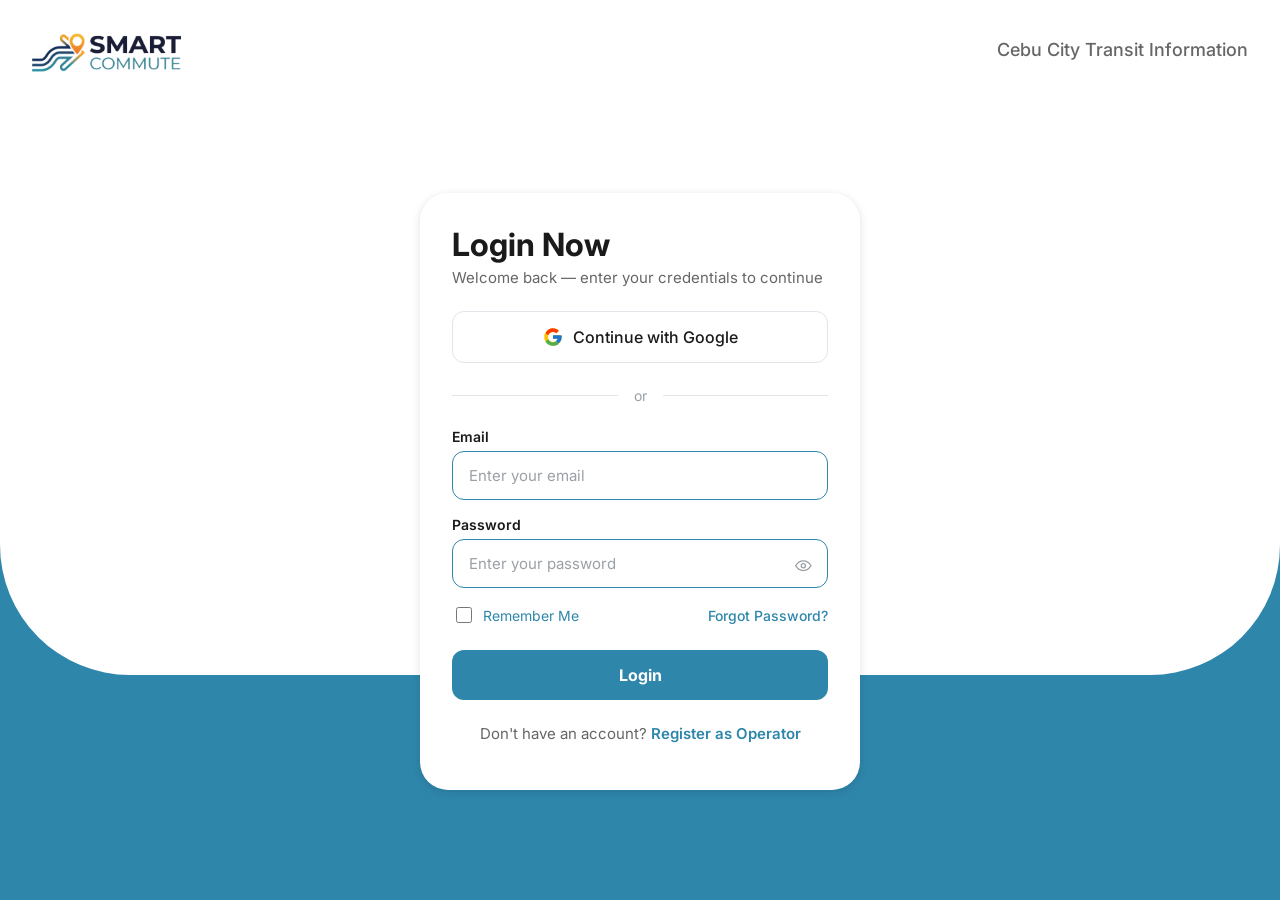
<file: web_portal/index.html>
<!DOCTYPE html>
<html lang="en">
<head>
  <meta charset="UTF-8" />
  <meta name="viewport" content="width=device-width, initial-scale=1.0" />
  <meta http-equiv="Content-Security-Policy" content="default-src 'self'; script-src 'self' https://unpkg.com/leaflet@1.9.4/ https://unpkg.com/esp-web-tools@10.2.1/ https://cdnjs.cloudflare.com/ajax/libs/qrcodejs/1.0.0/ https://accounts.google.com/gsi/client; style-src 'self' 'unsafe-inline' https://unpkg.com/leaflet@1.9.4/ https://accounts.google.com/gsi/style; img-src 'self' data: blob: https://*.tile.openstreetmap.org https://unpkg.com/leaflet@1.9.4/ https://*.googleusercontent.com; font-src 'self'; connect-src 'self' https://smart-commute-backend.onrender.com wss://smart-commute-backend.onrender.com http://localhost:8000 ws://localhost:8000 https://nominatim.openstreetmap.org https://router.project-osrm.org https://accounts.google.com/gsi/ https://unpkg.com; frame-src https://accounts.google.com/gsi/; worker-src 'self' blob:; object-src 'none'; base-uri 'self'; form-action 'self'" />
  <title>Smart Commute — Web Portal</title>
  <link rel="icon" type="image/png" href="assets/icons/smartcommute-favicon.png" />
  <link rel="apple-touch-icon" href="assets/icons/apple-touch-icon.png" />

  <link rel="stylesheet" href="css/theme.css" />
  <link rel="stylesheet" href="css/components.css" />
  <link rel="stylesheet" href="css/layout.css" />
  <link rel="stylesheet" href="css/modal.css" />
</head>
<body>
  <!-- The mock router (js/router.js) renders the current screen into here. -->
  <div id="app"></div>

  <!-- Constants + auth mocks — never inlined in index.html -->
  <script src="js/config.js"></script>
  <script src="js/constants/icons.js"></script>
  <script src="js/services/session.js"></script>
  <script src="js/services/apiClient.js"></script>
  <script src="js/services/googleAuth.js"></script>
  <script src="js/services/authModule.js"></script>

  <!-- Reusable builders first -->
  <script src="js/components.js"></script>
  <script src="js/router.js"></script>
  <script src="js/modal.js"></script>
  <script src="js/legal.js"></script>
  <script src="js/operatorProfileRules.js"></script>
  <script src="js/passwordRule.js"></script>

  <!-- Each view file self-registers with Router.register(...) when loaded.
       Forgot Password + Verify OTP are a popup (js/modal.js), not routes —
       see js/views/authPopup.js, opened from login.js. -->
  <script src="js/views/login.js"></script>
  <script src="js/views/register.js"></script>
  <script src="js/views/authPopup.js"></script>

  <!-- Shared helpers + Router.start() — must load last -->
  <script src="js/main.js"></script>
</body>
</html>
</file>
<file: web_portal/css/theme.css>
/* css/theme.css
 *
 * Visual Style Guide (§E1), ported to CSS custom properties.
 * Source: SmartCommute_System_Layout.docx §E1 (config/theme_config.dart + css/main.css)
 *
 * This is the single source of truth for color / type / radius / spacing /
 * shadow tokens across the web portal. Component and layout CSS should
 * reference var(--...) here rather than hard-coding values.
 */

@font-face {
  font-family: 'Inter';
  src: url('../assets/fonts/InterVariable.ttf') format('truetype-variations');
  font-weight: 100 900; /* variable font: one file covers every weight we use */
  font-style: normal;
  font-display: swap;
}

:root {
  /* --- Color tokens ---
     Pixel-sampled directly from Web_Login.png / Web_Forgot_Password.png /
     Web_Enter_OTP.png / Web_Error.png / the source logo file — not eyeballed,
     not carried over from the §E1 doc token guesses (which were off). */
  --color-primary: #1A3C6E;      /* Deep Navy — Visual Style Guide */
  --color-secondary: #2E86AB;    /* Teal Blue — Visual Style Guide */
  --color-accent: #F5A623;       /* Amber — Visual Style Guide */
  --color-success: #27AE60;      /* Not present in these 4 screens; kept from §E1 doc pending a real sample */
  --color-error: #D72F33;        /* Sampled from Web_Error.png error text */
  --color-error-bg: #FEE2E1;     /* Sampled from Web_Error.png error banner background */

  --color-bg-ice-blue: #EBF4FA;
  --color-bg-white: #FFFFFF;
  --color-bg-page-gray: #CFCFCF; /* Sampled from the Forgot Password / Verify OTP panel background */

  --color-text-primary: #1A1A1A;   /* Sampled from "Login Now" / "Register Now" titles */
  --color-text-secondary: #666666; /* Sampled from subtitle + tagline text (avg of #6B6A6A / #5C5C5C) */
  --color-border: var(--color-secondary);

  /* --- Typography (E1: Font (Web) = Inter, 400/600/700) --- */
  --font-family: 'Inter', -apple-system, BlinkMacSystemFont, 'Segoe UI', sans-serif;

  /* --- Radius tokens ---
     NOTE: documented spec says 12px cards / 8px buttons / 24px chips, but the
     finalized Web_* mockups render a larger card radius (~28px) and a
     moderate (not full-pill) button radius (~12px) — this file follows the
     mockups; flag to the team so §E1 can be reconciled either direction. */
  --radius-card: 28px;
  --radius-button: 12px;
  --radius-chip: 24px;

  /* --- Spacing (8px grid) --- */
  --space-xs: 8px;
  --space-sm: 16px;
  --space-md: 24px;
  --space-lg: 32px;
  --space-xl: 48px;

  /* --- Elevation (E1: 0 2px 8px rgba(0,0,0,0.12)) --- */
  --shadow-card: 0 2px 8px rgba(0, 0, 0, 0.12);
}

* {
  box-sizing: border-box;
}

html, body {
  margin: 0;
  padding: 0;
  height: 100%;
  font-family: var(--font-family);
  color: var(--color-text-primary);
  background: var(--color-bg-white);
}

#app {
  min-height: 100vh;
}

a {
  color: var(--color-secondary);
  text-decoration: none;
}

a:hover {
  text-decoration: underline;
}

button {
  font-family: var(--font-family);
  cursor: pointer;
}

input {
  font-family: var(--font-family);
}
</file>
<file: web_portal/css/components.css>
/* css/components.css
 *
 * Reusable component styles for the auth screens. These are the web-portal
 * equivalent of the Flutter widget catalog (§E3), but scoped to what the
 * Login/Register/Forgot-Password/Verify-OTP screens actually need — the
 * official §E3 (11 widgets: VehicleMarker, RouteCard, ETAPanel, ...) and §E4
 * (12 Operator/Admin portal components: Fleet Map Panel, User Management
 * Table, ...) catalogs are both for screens outside this request's scope
 * (map/fleet/admin dashboards), so they aren't reproduced here — building
 * fake versions of e.g. VehicleMarker for a login page wouldn't mean
 * anything. What's below is param-only / stateless-by-default the same way
 * those widgets are: no fetch calls live inside any of these classes or the
 * JS builder functions in js/components.js.
 */

/* ---------- Brand header (logo + tagline) ---------- */

.brand-header {
  display: flex;
  align-items: center;
  justify-content: space-between;
  padding: var(--space-md) var(--space-lg);
}

.brand-header__lockup {
  display: flex;
  align-items: center;
  gap: 10px;
}

.brand-mark {
  width: 72px;
  height: 52px;
  display: block;
}

.brand-wordmark {
  display: flex;
  flex-direction: column;
  line-height: 0.95;
}

.brand-wordmark__smart {
  font-weight: 800;
  color: var(--color-primary);
  font-size: 22px;
  letter-spacing: 0.2px;
}

.brand-wordmark__commute {
  font-weight: 600;
  color: var(--color-secondary);
  font-size: 15px;
  letter-spacing: 0.6px;
}

/* Same size as the admin / operator sidebar logo (css/admin.css). Those
   pages scale everything with the screen (html.admin-root sets 1rem to
   clamp(12px, min(0.8333vw, 1.4815vh), 16px)), so this uses that same unit
   rather than this page's fixed 16px rem. The sidebar logo is 88% of the
   sidebar's inner width: 17.82 of those units, 14.96 at <= 1500px.
   The PNG has blank space around the artwork (~14% of its width above,
   ~17% below, ~9% at the left); negative margins trim it like the sidebar
   does, and line the artwork up with the page edge. */
.brand-header__logo {
  --admin-rem: clamp(12px, min(0.8333vw, 1.4815vh), 16px);
  --logo-width: calc(17.82 * var(--admin-rem));
  width: var(--logo-width);
  height: auto;
  display: block;
  margin: calc(var(--logo-width) * -0.09) 0 calc(var(--logo-width) * -0.15)
    calc(var(--logo-width) * -0.089);
}

@media (max-width: 1500px) {
  .brand-header__logo {
    --logo-width: calc(14.96 * var(--admin-rem));
  }
}

.brand-header__tagline {
  color: var(--color-text-secondary);
  font-size: 18px;
  font-weight: 500;
  text-align: right;
  max-width: 42%;
}

/* ---------- Card ---------- */

.auth-card {
  position: relative;
  z-index: 2;
  width: 100%;
  max-width: 440px;
  background: var(--color-bg-white);
  border-radius: var(--radius-card);
  box-shadow: var(--shadow-card);
  padding: var(--space-lg);
  margin: 0 auto;
}

.auth-card--register {
  max-width: 480px;
}

.google-g {
  width: 20px;
  height: 20px;
  display: block;
}

.sc-icon {
  display: inline-flex;
  width: 1.25em;
  height: 1.25em;
}

.sc-icon svg {
  width: 100%;
  height: 100%;
}

.google-account-chip {
  display: flex;
  align-items: center;
  gap: 12px;
  border: 1.5px solid #E1E4E8;
  border-radius: 14px;
  padding: 10px 14px;
  margin-bottom: var(--space-md);
}

.google-account-chip__text {
  display: flex;
  flex-direction: column;
  flex: 1;
  min-width: 0;
  text-align: left;
}

.google-account-chip__text span {
  font-size: 12px;
  color: var(--color-text-secondary);
}

.google-account-chip__text strong {
  font-size: 14px;
  color: var(--color-text-primary);
}

.modal-close {
  position: absolute;
  top: 16px;
  right: 16px;
  border: none;
  background: none;
  color: var(--color-secondary);
  padding: 4px;
  display: flex;
}

.modal-close .sc-icon {
  width: 22px;
  height: 22px;
}

.auth-card__title {
  font-size: 32px;
  font-weight: 700;
  margin: 0 0 4px;
  color: var(--color-text-primary);
}

.auth-card__subtitle {
  color: var(--color-text-secondary);
  font-size: 15px;
  margin: 0 0 var(--space-md);
}

/* Centered variant used by ForgotPassword / VerifyOtp (icon badge + heading) */
.auth-card--centered {
  text-align: center;
}

.popup-icon {
  width: 64px;
  height: 64px;
  color: var(--color-accent);
  display: flex;
  align-items: center;
  justify-content: center;
  margin: 0 auto var(--space-sm);
}

.popup-icon svg {
  width: 100%;
  height: 100%;
}

.popup-icon .sc-icon {
  width: 56px;
  height: 56px;
}

/* ---------- Inputs ---------- */

.field-group {
  margin-bottom: var(--space-sm);
  text-align: left;
}

.field-group__label {
  display: block;
  font-size: 14px;
  font-weight: 600;
  margin-bottom: 6px;
  color: var(--color-text-primary);
}

.field-group__input-wrap {
  position: relative;
}

.field-input {
  width: 100%;
  padding: 14px 16px;
  border: 1.5px solid var(--color-border);
  border-radius: var(--radius-button);
  font-size: 15px;
  color: var(--color-text-primary);
  background: var(--color-bg-white);
  outline: none;
  transition: border-color 0.15s ease;
}

.field-input:focus {
  border-color: var(--color-primary);
}

.field-input::placeholder {
  color: #9AA0A6;
}

.field-input--with-toggle {
  padding-right: 44px;
}

.field-toggle {
  position: absolute;
  right: 12px;
  top: 50%;
  transform: translateY(-50%);
  background: none;
  border: none;
  padding: 4px;
  color: #9AA0A6;
  display: flex;
}

.field-toggle svg {
  width: 20px;
  height: 20px;
}

/* Two-column row (First name / Last name) */
.field-row {
  display: flex;
  gap: var(--space-sm);
}

.field-row .field-group {
  flex: 1;
  min-width: 0;
}

/* ---------- Buttons ---------- */

.btn {
  display: flex;
  align-items: center;
  justify-content: center;
  gap: 10px;
  width: 100%;
  padding: 15px 20px;
  border-radius: var(--radius-button);
  font-size: 16px;
  font-weight: 700;
  border: none;
  transition: filter 0.15s ease;
}

.btn:hover {
  filter: brightness(0.95);
}

.btn-primary {
  background: var(--color-secondary);
  color: #fff;
}

.btn-outline {
  background: #fff;
  color: var(--color-text-secondary);
  border: 1.5px solid #E1E4E8;
  font-weight: 500;
}

.btn-google {
  background: #fff;
  border: 1.5px solid #E1E4E8;
  color: var(--color-text-primary);
  font-weight: 500;
}

/* Invisible Google (GIS) button stretched over .btn-google — see js/services/googleAuth.js */
.google-signin {
  position: relative;
}

.google-signin__overlay {
  position: absolute;
  top: 0;
  left: 0;
  width: 400px;
  height: 44px;
  overflow: hidden;
  opacity: 0;
  transform-origin: 0 0;
}

.google-signin:hover .btn-google {
  background: #F7F8FA;
}

.btn-google svg {
  width: 20px;
  height: 20px;
}

/* ---------- "or" divider ---------- */

.or-divider {
  display: flex;
  align-items: center;
  gap: var(--space-sm);
  margin: var(--space-md) 0;
  color: #9AA0A6;
  font-size: 14px;
}

.or-divider::before,
.or-divider::after {
  content: '';
  flex: 1;
  height: 1px;
  background: #E1E4E8;
}

/* ---------- Error banner ---------- */

.error-banner {
  display: flex;
  align-items: center;
  gap: 10px;
  background: var(--color-error-bg);
  color: var(--color-error);
  border-radius: var(--radius-button);
  padding: 12px 16px;
  font-size: 14px;
  margin: var(--space-sm) 0;
}

/* Higher specificity than `.error-banner` alone so the native `hidden`
   attribute (toggled via el.hidden = true/false in main.js) actually wins
   instead of being silently overridden by the display:flex above. */
.error-banner[hidden] {
  display: none;
}

.error-banner__text {
  flex: 1;
  min-width: 0;
  line-height: 1.4;
}

.error-banner .sc-icon {
  flex-shrink: 0;
}

.error-banner--success {
  background: #E8F5EE;
  color: #0F7A4D;
}

.error-banner svg {
  width: 18px;
  height: 18px;
  flex-shrink: 0;
}

/* ---------- Options row (Remember me / Forgot password) ---------- */

.options-row {
  display: flex;
  align-items: center;
  justify-content: space-between;
  margin-bottom: var(--space-md);
  font-size: 14px;
}

.checkbox-label {
  display: flex;
  align-items: center;
  gap: 8px;
  color: var(--color-secondary);
  cursor: pointer;
}

.checkbox-label input {
  width: 16px;
  height: 16px;
  accent-color: var(--color-secondary);
}

.link-inline {
  color: var(--color-secondary);
  font-weight: 500;
}

/* ---------- Bottom link row ("Don't have an account? Register") ---------- */

.bottom-link-row {
  text-align: center;
  margin-top: var(--space-md);
  color: var(--color-text-secondary);
  font-size: 15px;
}

.bottom-link-row a {
  font-weight: 600;
}

/* Stacked button group (e.g. Send OTP + Cancel, Verify OTP + Back) */
.btn-stack {
  display: flex;
  flex-direction: column;
  gap: var(--space-sm);
}

/* Utility */
.mt-sm { margin-top: var(--space-sm); }
.mt-md { margin-top: var(--space-md); }

/* ---------- Consent checkbox (Register + Complete your Profile) ---------- */

.consent-row {
  display: flex;
  align-items: flex-start;
  gap: 10px;
  margin: 4px 0 var(--space-md);
  color: var(--color-secondary);
  font-size: 14px;
  line-height: 1.45;
  text-align: left;
}

.consent-row input {
  flex-shrink: 0;
  width: 16px;
  height: 16px;
  margin: 2px 0 0;
  accent-color: var(--color-secondary);
  cursor: pointer;
}

.consent-row label {
  cursor: pointer;
}

.consent-link {
  border: none;
  background: none;
  padding: 0;
  font: inherit;
  font-weight: 700;
  color: var(--color-secondary);
  cursor: pointer;
}

.consent-link:hover,
.consent-link:focus-visible {
  text-decoration: underline;
}

/* ---------- User Agreement / Privacy Policy popup (js/legal.js) ---------- */

/* Above the Complete your Profile popup, which it can open on top of. */
.modal-backdrop--legal {
  z-index: 1100;
}

.legal-doc.modal-shell {
  width: min(600px, 100%);
  max-width: 600px;
  text-align: left;
}

.legal-doc:focus {
  outline: none;
}

.legal-doc__title {
  font-size: 28px;
  padding-right: 32px; /* clear the close button */
}

.legal-doc__updated {
  margin: 0 0 var(--space-sm);
  color: var(--color-text-secondary);
  font-size: 13px;
}

.legal-doc__body {
  color: var(--color-text-primary);
  font-size: 14px;
  line-height: 1.6;
  margin-bottom: var(--space-md);
}

.legal-doc__body h2 {
  margin: var(--space-sm) 0 4px;
  font-size: 16px;
  font-weight: 600;
}

.legal-doc__body ul {
  margin: 0;
  padding-left: 20px;
}

.legal-doc__body li + li {
  margin-top: 4px;
}
</file>
<file: web_portal/css/layout.css>
/* css/layout.css
 *
 * Page-level layout: the two-tone (light top / teal bottom, big rounded
 * corner cut) background used behind every auth screen, plus the centered
 * card that straddles the boundary — matching Web_Login / Web_Register
 * (full-bleed) and Web_Forgot_Password / Web_Enter_OTP (inset "windowed"
 * frame with drop shadow) mockups.
 */

.auth-page {
  min-height: 100vh;
  display: flex;
  flex-direction: column;
}

/* ---------- Full-bleed variant: Login / Register ---------- */

.split-bg {
  position: relative;
  flex: 1;
  display: flex;
  flex-direction: column;
  background: var(--color-secondary);
  overflow: hidden;
}

.split-bg__top {
  position: absolute;
  inset: 0;
  height: 75%; /* pixel-measured: boundary sits at 74.8% of full page height */
  background: var(--color-bg-white);
  /* Pixel-measured: BOTH bottom corners get a modest rounded cut (the curve
     fully resolves within ~5% of the width from each edge) — not one large
     radius on the left only. */
  border-bottom-left-radius: 130px;
  border-bottom-right-radius: 130px;
}

.split-bg__content {
  position: relative;
  z-index: 1;
  flex: 1;
  display: flex;
  flex-direction: column;
}

.split-bg__center {
  flex: 1;
  display: flex;
  align-items: center;
  justify-content: center;
  padding: var(--space-lg) var(--space-md) var(--space-xl);
}

/* ---------- Responsive ---------- */

@media (max-width: 640px) {
  .brand-header {
    padding: var(--space-sm);
  }

  .brand-header__logo {
    --logo-width: 11rem;
  }

  .brand-header__tagline {
    font-size: 15px;
  }

  .auth-card {
    padding: var(--space-md);
    border-radius: 20px;
  }

  .split-bg__top {
    border-bottom-left-radius: 60px;
    border-bottom-right-radius: 60px;
  }
}

/* Short laptop screens (e.g. 1366×768, 1280×720): tighten vertical spacing
   so the Login card fits without scrolling. Register still scrolls — it is
   a long form by design. */
@media (max-height: 820px) and (min-width: 641px) {
  .brand-header {
    padding-top: var(--space-sm);
    padding-bottom: 0;
  }

  .split-bg__center {
    padding: var(--space-xs) var(--space-md) var(--space-md);
  }

  .auth-card {
    padding: var(--space-md) var(--space-lg);
  }

  .auth-card__title {
    font-size: 28px;
  }

  .or-divider {
    margin: var(--space-sm) 0;
  }

  .field-group {
    margin-bottom: 12px;
  }

  .btn {
    padding-top: 12px;
    padding-bottom: 12px;
  }

  .options-row {
    margin-bottom: var(--space-sm);
  }
}
</file>
<file: web_portal/css/modal.css>
/* css/modal.css
 *
 * Forgot Password and Verify OTP are a single popup flow launched from the
 * Login page (not separate routed pages) — a plain white card (reusing
 * .auth-card from components.css) floating over a dimmed backdrop, matching
 * the reference popup screenshots. This file adds the fixed-position
 * backdrop + centering; .modal-shell itself carries the .auth-card class so
 * it picks up that styling directly rather than duplicating it here.
 */

.modal-backdrop {
  position: fixed;
  inset: 0;
  background: rgba(12, 22, 32, 0.55);
  display: flex;
  align-items: center;
  justify-content: center;
  padding: var(--space-md);
  z-index: 1000;
  animation: modal-fade-in 0.15s ease;
}

@keyframes modal-fade-in {
  from { opacity: 0; }
  to { opacity: 1; }
}

.modal-shell {
  position: relative;
  max-height: 92vh;
  overflow-y: auto;
  width: min(440px, 100%);
}

@media (max-width: 640px) {
  .modal-shell {
    border-radius: 20px;
  }
}
</file>
<file: web_portal/css/admin.css>
/* css/admin.css
 *
 * System Admin portal — sidebar shell, stat cards, panels, tables, badges,
 * modal and toast. Colors follow the admin mockups; shared tokens
 * (spacing, error colors) come from theme.css.
 */

@font-face { font-family: 'Poppins'; src: url('../assets/fonts/Poppins-Regular.ttf') format('truetype'); font-weight: 400; font-display: swap; }
@font-face { font-family: 'Poppins'; src: url('../assets/fonts/Poppins-Medium.ttf') format('truetype'); font-weight: 500; font-display: swap; }
@font-face { font-family: 'Poppins'; src: url('../assets/fonts/Poppins-SemiBold.ttf') format('truetype'); font-weight: 600; font-display: swap; }
@font-face { font-family: 'Poppins'; src: url('../assets/fonts/Poppins-Bold.ttf') format('truetype'); font-weight: 700; font-display: swap; }

:root {
  --admin-font: 'Poppins', var(--font-family);
  --admin-sidebar-bg: #D3EDFB;
  --admin-teal: #3B8A9E;
  --admin-teal-dark: #2F7083;
  --admin-ink: #111111;
  --admin-muted: #8A8F98;
  --admin-border: #DCE2E8;
  --admin-row-border: #E6EAEE;
  --admin-soft-bg: #EEF3F8;

  --role-admin: #1E3557;
  --role-operator: #6E2D9E;
  --role-driver: #0F7A4D;
  --role-commuter: #2C6FBF;

  --status-active: var(--admin-teal);
  --status-pending: #F5A623;
  --status-suspended: var(--color-error);
  --status-ok: #0F7A4D;
  --status-ok-bg: #E8F5EE;
  --status-idle: #8A8F98;

  --sidebar-width: 21.75rem;
  --radius-panel: 1.5rem;
}

/* Fluid scale: every size below is in rem, and 1rem tracks the viewport.
   16px at 1920×1080 (the mockup size), shrinking proportionally on smaller
   laptops — whichever of width or height is tighter wins — never below 12px. */
html.admin-root {
  font-size: clamp(12px, min(0.8333vw, 1.4815vh), 16px);
}

body.admin-body {
  font-family: var(--admin-font);
  color: var(--admin-ink);
  background: var(--color-bg-white);
}

.admin-body button,
.admin-body input,
.admin-body select {
  font-family: inherit;
}

/* ---------- Shell ---------- */

.admin {
  display: flex;
  min-height: 100vh;
}

.admin-sidebar {
  position: fixed;
  inset: 0 auto 0 0;
  width: var(--sidebar-width);
  background: var(--admin-sidebar-bg);
  display: flex;
  flex-direction: column;
  padding: 1.5rem 0.75rem 2rem;
  z-index: 20;
  overflow-y: auto; /* very short screens: scroll instead of overlapping */
}

.admin-sidebar__brand {
  margin: 0 auto 1.25rem;
  width: 88%;
  max-width: 18.75rem;
}

.admin-sidebar__logo {
  display: block;
  width: 100%;
  mix-blend-mode: multiply; /* the logo PNG has a white background */
  /* The PNG has blank space around the artwork (~14% of its width above, ~17% below). */
  margin-top: -9%;
  margin-bottom: -15%;
}

/* Signed-in user's name under the logo. */
.admin-sidebar__account {
  margin: 0 1.25rem 1.75rem;
  text-align: center;
  overflow-wrap: anywhere;
}

.admin-sidebar__name {
  margin: 0;
  font-size: 1.25rem;
  font-weight: 600;
}

.admin-nav {
  display: flex;
  flex-direction: column;
  gap: 0.375rem;
}

.admin-nav--footer {
  margin-top: auto;
  padding-top: 1.5rem;
}

.admin-nav__link {
  display: flex;
  align-items: center;
  gap: 0.875rem;
  width: 100%;
  padding: 0.75rem 1.25rem;
  border: none;
  border-radius: 0.625rem;
  background: none;
  color: var(--admin-ink);
  font-size: 1.25rem;
  font-weight: 400;
  text-align: left;
  text-decoration: none;
  white-space: nowrap;
  cursor: pointer;
}

.admin-nav__link:hover {
  background: rgba(59, 138, 158, 0.12);
  text-decoration: none;
}

.admin-nav__link.is-active {
  background: var(--admin-teal);
  color: #fff;
  font-weight: 600;
}

.admin-nav__link .sc-icon {
  display: inline-flex;
  width: 1.875rem;
  height: 1.875rem;
  flex-shrink: 0;
}

.admin-nav__link .sc-icon svg {
  width: 100%;
  height: 100%;
}

.admin-main {
  flex: 1;
  min-width: 0;
  margin-left: var(--sidebar-width);
  display: flex;
  flex-direction: column;
}

.admin-header {
  display: flex;
  align-items: center;
  justify-content: space-between;
  gap: var(--space-sm);
  padding: 2.5rem 2.5rem 2rem 2.25rem;
  border-bottom: 1px solid var(--admin-border);
}

.admin-header__title {
  margin: 0;
  font-size: 2.9rem;
  font-weight: 600;
  line-height: 1.1;
}

.admin-header__email {
  color: #5F6670;
  font-size: 1.25rem;
  overflow-wrap: anywhere;
}

.admin-content {
  flex: 1;
  padding: 2.375rem 2.5rem 2.5rem 2.25rem;
}

/* ---------- Stat cards ---------- */

.stat-grid {
  display: grid;
  grid-template-columns: repeat(4, minmax(0, 1fr));
  gap: 2.25rem;
  margin-bottom: 2rem;
}

.stat-card {
  border: 1px solid var(--admin-border);
  border-radius: var(--radius-panel);
  padding: 1.75rem 1rem;
  text-align: center;
  background: var(--color-bg-white);
}

.stat-card__label {
  font-size: 2.1rem;
  font-weight: 400;
  margin: 0 0 0.375rem;
}

.stat-card__value {
  font-size: 3rem;
  font-weight: 700;
  line-height: 1.1;
}

/* ---------- Panels ---------- */

.panel-grid {
  display: grid;
  grid-template-columns: minmax(0, 2.4fr) minmax(0, 1.5fr);
  gap: 2.25rem;
  align-items: start;
}

.panel-stack {
  display: grid;
  gap: 2.5rem;
}

.panel {
  border: 1px solid var(--admin-border);
  border-radius: var(--radius-panel);
  background: var(--color-bg-white);
  overflow: hidden;
}

.panel__head {
  padding: 1.25rem 2rem 1.125rem;
  border-bottom: 1px solid var(--admin-border);
}

.panel__title {
  margin: 0;
  font-size: 1.9rem;
  font-weight: 600;
}

.panel__subtitle {
  margin: 0.25rem 0 0;
  font-size: 1.05rem;
}

.panel__body {
  padding: 1rem 1.25rem 1.5rem;
}

.panel__body--flush {
  padding: 0;
}

/* Long lists scroll inside the panel; the view sets max-height (the
   dashboard shows 2 pending operators, then scrolls). */
.panel__body--scroll {
  overflow-y: auto;
  overscroll-behavior: contain;
}

.panel--fill {
  min-height: 40rem;
}

/* ---------- Filter chips ---------- */

.filter-bar {
  display: flex;
  align-items: center;
  flex-wrap: wrap;
  gap: 1.125rem;
  padding: 1.125rem 1.625rem;
  border-bottom: 1px solid var(--admin-border);
}

.filter-bar__label {
  font-size: 1.3rem;
  margin-right: 1.5rem;
}

.filter-bar__chips {
  display: flex;
  flex-wrap: wrap;
  gap: 1.125rem;
}

.chip {
  min-width: 6.25rem;
  padding: 0.5rem 1.125rem;
  border: 1px solid var(--admin-border);
  border-radius: 0.5rem;
  background: var(--color-bg-white);
  font-size: 0.85rem;
  color: var(--admin-ink);
}

.chip:hover {
  border-color: var(--admin-teal);
}

.chip.is-active {
  background: var(--admin-teal);
  border-color: var(--admin-teal);
  color: #fff;
}

/* ---------- Table ---------- */

.table-wrap {
  overflow-x: auto;
}

.data-table {
  width: 100%;
  border-collapse: collapse;
  font-size: 1.1rem;
}

.data-table th {
  text-align: left;
  font-weight: 600;
  font-size: 1.3rem;
  padding: 1.125rem 0.5rem 0.625rem;
  border-bottom: 1px solid var(--admin-row-border);
  white-space: nowrap;
}

.data-table td {
  padding: 0.875rem 0.5rem;
  border-bottom: 1px solid var(--admin-row-border);
  white-space: nowrap;
}

.data-table tr:last-child td {
  border-bottom: none;
}

.data-table th:first-child,
.data-table td:first-child {
  padding-left: 0.75rem;
}

.panel__body--flush .data-table th:first-child,
.panel__body--flush .data-table td:first-child {
  padding-left: 1.625rem;
}

.data-table__name {
  font-weight: 600;
}

.data-table__actions {
  display: flex;
  gap: 0.5rem;
}

.data-table__empty {
  text-align: center;
  color: var(--admin-muted);
  padding: 2.5rem 0.75rem !important;
  white-space: normal !important;
}

.load-more {
  display: flex;
  justify-content: center;
  padding: 1rem;
}

/* ---------- Badges + chips ---------- */

.role-badge {
  display: inline-block;
  min-width: 5.25rem;
  padding: 0.25rem 0.75rem;
  border-radius: 0.375rem;
  color: #fff;
  font-size: 0.85rem;
  text-align: center;
  text-transform: lowercase;
}

.role-badge--admin { background: var(--role-admin); }
.role-badge--operator { background: var(--role-operator); }
.role-badge--driver { background: var(--role-driver); }
.role-badge--commuter { background: var(--role-commuter); }

.status-chip {
  display: inline-block;
  min-width: 5.625rem;
  padding: 0.25rem 0.625rem;
  border-radius: 0.375rem;
  background: var(--admin-soft-bg);
  font-size: 0.9rem;
  text-align: center;
}

.status-chip--active,
.status-chip--verified { color: var(--status-active); }
.status-chip--pending { color: var(--status-pending); background: #FAF3E8; }
.status-chip--suspended,
.status-chip--declined { color: var(--status-suspended); background: #FCEEEE; }
.status-chip--operational { color: var(--status-ok); background: var(--status-ok-bg); }
.status-chip--idle { color: var(--status-idle); }
.status-chip--down { color: var(--status-suspended); background: #FCEEEE; }

/* ---------- Buttons ---------- */

.btn-sm {
  padding: 0.375rem 1rem;
  border: 1px solid var(--admin-border);
  border-radius: 0.375rem;
  background: var(--color-bg-white);
  color: var(--admin-ink);
  font-size: 0.9rem;
}

.btn-sm:hover {
  border-color: var(--admin-teal);
  color: var(--admin-teal-dark);
}

.btn-sm--danger:hover {
  border-color: var(--color-error);
  color: var(--color-error);
}

.btn-sm--teal {
  border-color: var(--admin-teal);
  color: var(--admin-teal);
}

.btn-sm:disabled {
  opacity: 0.5;
  cursor: not-allowed;
}

.btn-lg {
  flex: 1;
  padding: 0.875rem 1.25rem;
  border-radius: 0.375rem;
  font-size: 1.6rem;
  font-weight: 400;
}

.btn-lg--approve {
  background: var(--status-ok);
  border: 1px solid var(--status-ok);
  color: #fff;
}

.btn-lg--decline {
  background: var(--color-bg-white);
  border: 1px solid var(--color-error);
  color: var(--color-error);
}

.btn-lg--primary {
  background: var(--admin-teal);
  border: 1px solid var(--admin-teal);
  color: #fff;
}

.btn-lg--ghost {
  background: var(--color-bg-white);
  border: 1px solid var(--admin-border);
  color: var(--admin-ink);
}

.btn-lg:disabled {
  opacity: 0.6;
  cursor: progress;
}

/* ---------- Pending operator list ---------- */

.pending-list {
  display: grid;
  gap: 1.375rem;
  padding: 0.625rem 0;
  min-height: 10.625rem;
}

.pending-item {
  display: flex;
  align-items: center;
  justify-content: space-between;
  gap: 0.75rem;
  padding: 0.875rem 1rem;
  border-radius: 0.5rem;
  background: var(--admin-soft-bg);
  font-weight: 600;
  font-size: 1.05rem;
}

/* ---------- Health list ---------- */

.health-list {
  display: grid;
  gap: 0.5rem;
}

.health-item {
  display: flex;
  align-items: center;
  gap: 0.75rem;
  padding: 0.25rem 0;
  font-weight: 600;
  font-size: 1.1rem;
}

.health-item__dot {
  width: 0.875rem;
  aspect-ratio: 1; /* height always equals width: a true circle */
  border-radius: 50%;
  background: var(--status-ok);
  flex-shrink: 0;
}

.health-item__dot--idle { background: var(--status-idle); }
.health-item__dot--down { background: var(--status-suspended); }

.health-item .status-chip {
  margin-left: auto;
  text-transform: capitalize;
}

.panel__meta {
  margin-top: 0.875rem;
  color: var(--admin-muted);
  font-size: 0.85rem;
}

/* ---------- Loading / empty / error ---------- */

.state-msg {
  padding: 2rem 0.75rem;
  text-align: center;
  color: var(--admin-muted);
}

.state-msg--error {
  color: var(--color-error);
}

.state-msg button {
  margin-top: 0.625rem;
}

.skeleton {
  display: inline-block;
  width: 3ch;
  height: 0.9em;
  border-radius: 0.375rem;
  background: linear-gradient(90deg, #EEF1F4 25%, #F7F9FA 50%, #EEF1F4 75%);
  background-size: 200% 100%;
  animation: skeleton 1.2s infinite;
}

@keyframes skeleton {
  to { background-position: -200% 0; }
}

/* ---------- Modal ---------- */

.admin-modal-backdrop {
  position: fixed;
  inset: 0;
  z-index: 100;
  display: flex;
  align-items: center;
  justify-content: center;
  padding: 1rem;
  background: rgba(40, 40, 40, 0.24);
}

.admin-modal {
  width: 100%;
  max-width: 51.875rem;
  max-height: calc(100vh - 2rem);
  overflow-y: auto;
  border-radius: var(--radius-panel);
  background: var(--color-bg-white);
  box-shadow: 0 0.75rem 2.5rem rgba(0, 0, 0, 0.18);
}

.admin-modal--sm {
  max-width: 32.5rem;
}

.admin-modal__head {
  display: flex;
  align-items: center;
  justify-content: space-between;
  padding: 1.875rem 1.75rem 1rem 2.5rem;
  border-bottom: 1px solid var(--admin-border);
}

.admin-modal__title {
  margin: 0;
  font-size: 2rem;
  font-weight: 700;
}

.admin-modal__close {
  width: 2.75rem;
  height: 2.75rem;
  padding: 0.375rem;
  border: none;
  background: none;
  color: #555;
}

.admin-modal__close svg {
  width: 100%;
  height: 100%;
}

.admin-modal__body {
  padding: 1.5rem 2.125rem;
}

.admin-modal__foot {
  display: flex;
  gap: 1.75rem;
  padding: 0.5rem 2.125rem 3.5rem;
}

.admin-modal__error {
  margin: 0 2.125rem 1rem;
  padding: 0.625rem 0.875rem;
  border-radius: 0.5rem;
  background: var(--color-error-bg);
  color: var(--color-error);
}

.detail-list {
  margin: 0;
  border: 1px solid var(--admin-border);
  border-radius: 1.25rem;
  overflow: hidden;
}

.detail-list__row {
  display: flex;
  justify-content: space-between;
  gap: 1rem;
  padding: 1.375rem 1.75rem;
  border-bottom: 1px solid var(--admin-border);
  font-size: 1.5rem;
}

.detail-list__row:last-child {
  border-bottom: none;
}

.detail-list__row dt {
  color: var(--admin-muted);
}

.detail-list__row dd {
  margin: 0;
  text-align: right;
  overflow-wrap: anywhere;
}

.form-field {
  display: grid;
  gap: 0.375rem;
  margin-bottom: 1rem;
}

.form-field label {
  font-weight: 500;
}

.form-field input,
.form-field select {
  padding: 0.625rem 0.75rem;
  border: 1px solid var(--admin-border);
  border-radius: 0.5rem;
  font-size: 1rem;
  background: var(--color-bg-white);
}

.form-field input:focus,
.form-field select:focus {
  outline: 2px solid var(--admin-teal);
  outline-offset: 1px;
}

.modal-text {
  margin: 0;
  font-size: 1.05rem;
  line-height: 1.6;
}

.modal-text + .modal-text {
  margin-top: 0.625rem;
}

/* ---------- Config ---------- */

.config-row {
  display: flex;
  flex-wrap: wrap;
  align-items: center;
  justify-content: space-between;
  gap: 0.75rem 2rem;
  padding: 1rem 2rem;
  border-top: 1px solid var(--admin-row-border);
}

.config-row:first-child {
  border-top: none;
}

.config-row__text {
  display: grid;
  flex: 1 1 20rem;
  gap: 0.125rem;
  min-width: 0;
}

.config-row__text strong {
  font-size: 1.05rem;
  font-weight: 600;
}

.config-row__text span {
  color: var(--admin-muted);
  font-size: 0.9rem;
}

.config-row__text .config-row__default {
  font-size: 0.8rem;
}

.config-row__control {
  display: flex;
  align-items: center;
  gap: 0.625rem;
}

.config-row__control input {
  width: 6.5rem;
  padding: 0.5rem 0.625rem;
  border: 1px solid var(--admin-border);
  border-radius: 0.5rem;
  background: var(--color-bg-white);
  font-size: 1rem;
  text-align: right;
}

.config-row__control input:focus {
  outline: 2px solid var(--admin-teal);
  outline-offset: 1px;
}

.config-row__unit {
  width: 5.5rem;
  color: var(--admin-muted);
  font-size: 0.9rem;
}

.config-actions {
  display: flex;
  flex-wrap: wrap;
  align-items: center;
  justify-content: flex-end;
  gap: 0.75rem;
}

.config-actions span {
  color: var(--admin-muted);
  font-size: 0.95rem;
}

.config-actions .btn-lg {
  flex: none;
  width: auto;
  padding: 0.625rem 1.5rem;
  font-size: 1.05rem;
}

.config-info {
  display: grid;
  margin: 0;
}

.config-info__row {
  display: flex;
  flex-wrap: wrap;
  justify-content: space-between;
  gap: 0.25rem 2rem;
  padding: 0.625rem 0.75rem;
  border-top: 1px solid var(--admin-row-border);
}

.config-info__row:first-child {
  border-top: none;
}

.config-info dt {
  font-weight: 500;
}

.config-info dd {
  margin: 0;
  color: var(--admin-muted);
  overflow-wrap: anywhere;
}

.config-email {
  display: flex;
  flex-wrap: wrap;
  align-items: center;
  gap: 0.5rem 0.875rem;
  margin-top: 0.875rem;
  padding: 0 0.75rem;
}

.config-email span {
  color: var(--admin-muted);
  font-size: 0.9rem;
}

/* ---------- Toast ---------- */

.toast-root {
  position: fixed;
  right: 1.5rem;
  bottom: 1.5rem;
  z-index: 200;
  display: grid;
  gap: 0.625rem;
}

.toast {
  padding: 0.75rem 1.125rem;
  border-radius: 0.625rem;
  background: var(--admin-ink);
  color: #fff;
  box-shadow: 0 0.375rem 1.25rem rgba(0, 0, 0, 0.2);
  animation: toast-in 0.2s ease-out;
}

.toast--error {
  background: var(--color-error);
}

.toast--action {
  cursor: pointer;
}

.toast__close {
  margin-left: 0.75rem;
  padding: 0 0.25rem;
  border: none;
  background: none;
  color: inherit;
  font-size: 1.25rem;
  line-height: 1;
  vertical-align: middle;
  cursor: pointer;
}

@keyframes toast-in {
  from { opacity: 0; transform: translateY(0.5rem); }
}

/* ---------- Responsive ---------- */

/* Smaller laptops (1280–1500px): text has hit its minimum size, so give the
   tables more room instead — narrower sidebar, wider left panel, less padding. */
@media (max-width: 1500px) {
  :root {
    --sidebar-width: 18.5rem;
  }

  .admin-header {
    padding: 1.75rem 1.75rem 1.5rem;
  }

  .admin-content {
    padding: 1.75rem;
  }

  .stat-grid,
  .panel-grid {
    gap: 1.5rem;
  }

  .panel-grid {
    grid-template-columns: minmax(0, 2fr) minmax(0, 1.15fr);
  }

  .panel__head {
    padding: 1rem 1.5rem;
  }

  .panel__body {
    padding: 0.75rem 0.875rem 1.25rem;
  }
}

@media (max-width: 1100px) {
  .panel-grid {
    grid-template-columns: minmax(0, 1fr);
  }

  .stat-grid {
    gap: 1.25rem;
  }
}

@media (max-width: 960px) {
  .stat-grid {
    grid-template-columns: repeat(2, minmax(0, 1fr));
  }
}

@media (max-width: 768px) {
  :root {
    --sidebar-width: 4.5rem;
  }

  .admin-sidebar {
    padding: 1.25rem 0.5rem;
  }

  /* Collapsed sidebar: crop the landscape logo down to just its icon. */
  .admin-sidebar__brand {
    width: 3.5rem;
    height: 2.75rem;
    margin-bottom: 2rem;
    overflow: hidden;
  }

  .admin-sidebar__logo {
    width: 12.5rem;
    max-width: none;
    margin: -1.75rem 0 0 -1.125rem;
  }

  .admin-nav__link {
    justify-content: center;
    padding: 0.75rem 0;
  }

  .admin-sidebar__account {
    display: none;
  }

  .admin-nav__label {
    display: none;
  }

  .admin-header,
  .admin-content {
    padding: 1.25rem 1rem;
  }

  .admin-header {
    flex-direction: column;
    align-items: flex-start;
  }

  .admin-header__email {
    font-size: 1rem;
  }

  .stat-grid {
    gap: 0.75rem;
  }

  .stat-card {
    padding: 1.125rem 0.5rem;
  }

  .admin-modal__head,
  .admin-modal__body {
    padding-left: 1.25rem;
    padding-right: 1rem;
  }

  .admin-modal__foot {
    flex-direction: column;
    gap: 0.75rem;
    padding: 0.5rem 1.25rem 1.75rem;
  }

  .detail-list__row {
    flex-direction: column;
    gap: 2px;
    padding: 0.875rem 1.125rem;
  }

  .detail-list__row dd {
    text-align: left;
  }
}
</file>
